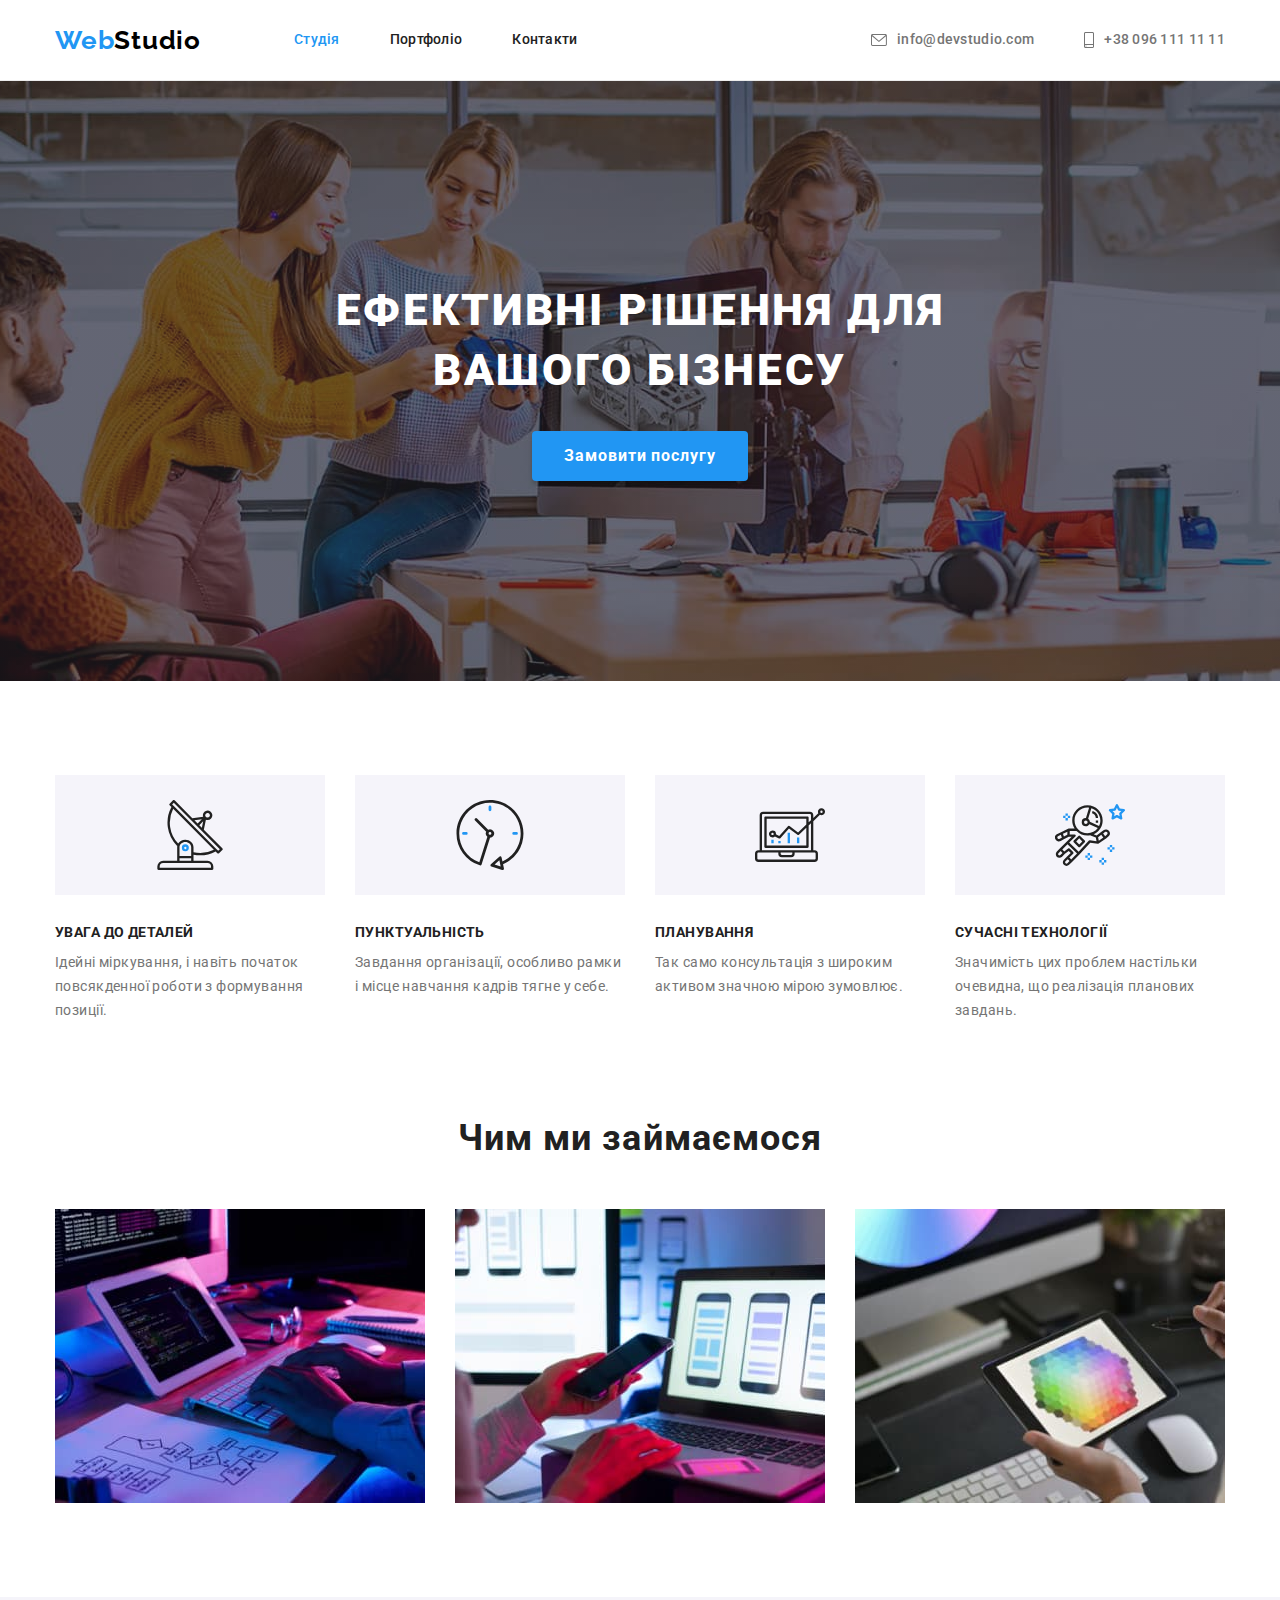
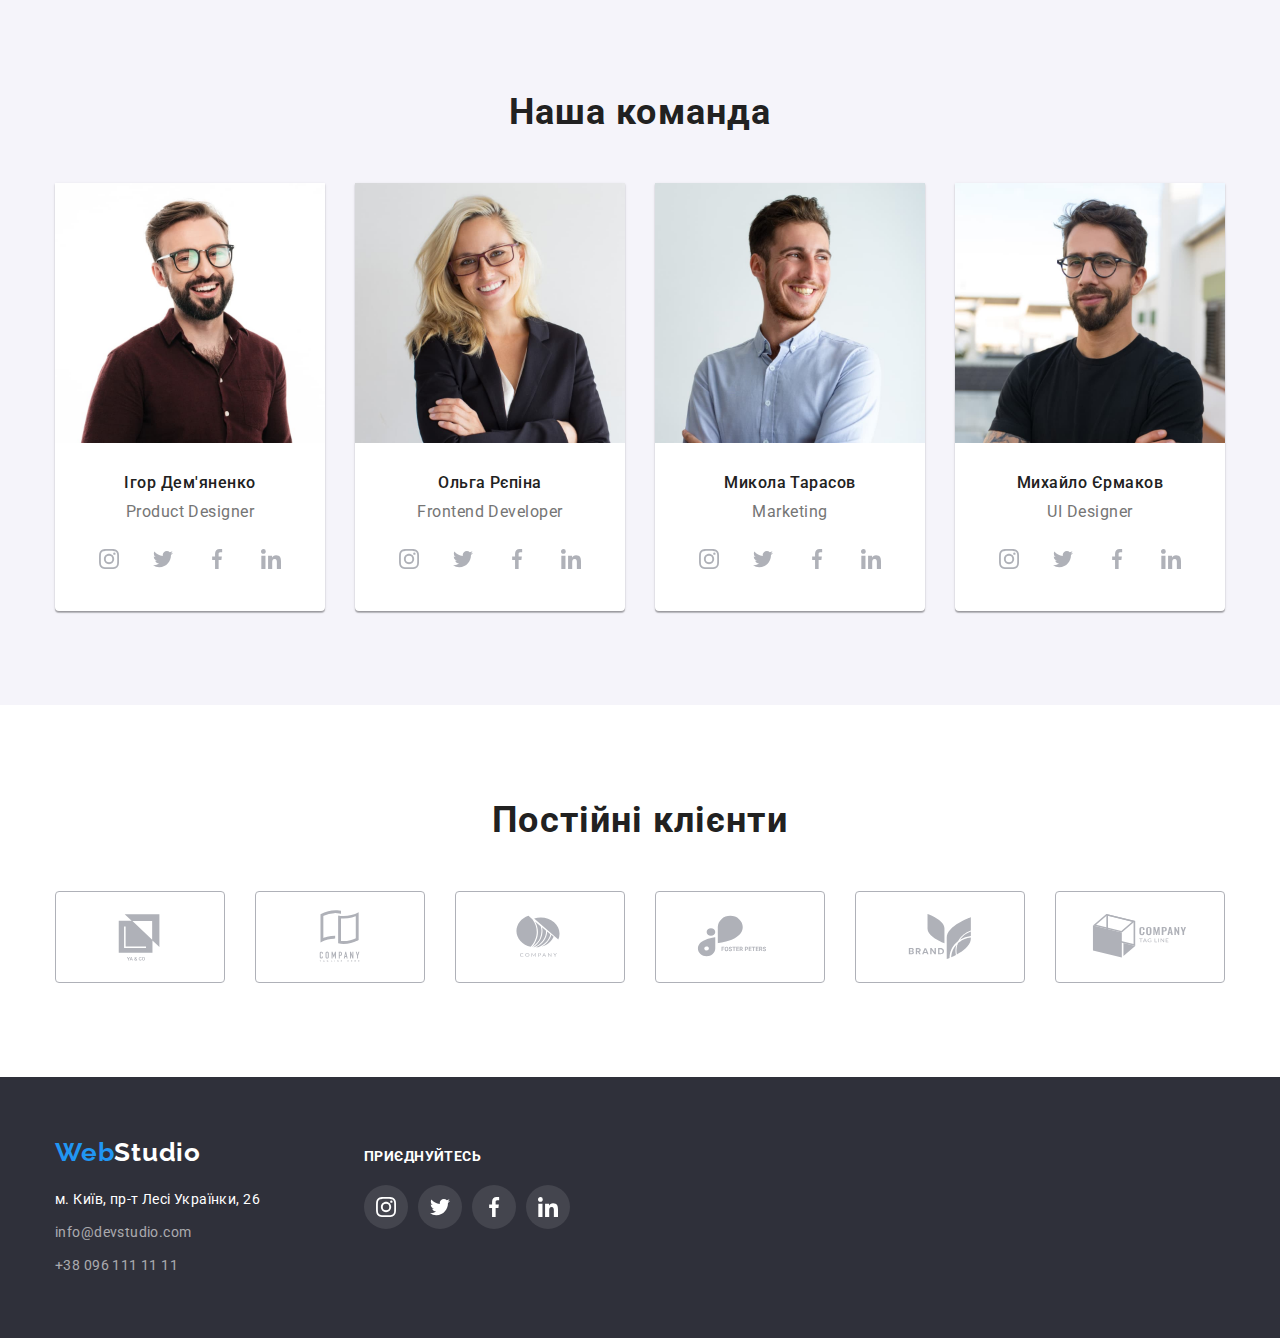
<file: index.html>
<!DOCTYPE html>
<html lang="uk">

<head>
    <meta charset="UTF-8" />
    <meta http-equiv="X-UA-Compatible" content="IE=edge" />
    <meta name="viewport" content="width=device-width, initial-scale=1.0" />
    <title>WebStudio</title>
    <link rel="preconnect" href="https://fonts.googleapis.com">
    <link rel="preconnect" href="https://fonts.gstatic.com" crossorigin>
    <link
        href="https://fonts.googleapis.com/css2?family=Montserrat:wght@400;700&family=Raleway:wght@700&family=Roboto:wght@400;500;700;900&display=swap"
        rel="stylesheet">
    <link rel="stylesheet"
        href="https://cdnjs.cloudflare.com/ajax/libs/modern-normalize/1.1.0/modern-normalize.min.css">
    <link rel="stylesheet" href="./css/styles.css">
</head>

<body>
    <header class="header">
        <div class="container header-container">
            <nav class="site-nav">
                <a class="logo link" href="./index.html">Web<span class="header-logo">Studio</span></a>
                <ul class="nav-list list">
                    <li class="nav-item">
                        <a class="nav-link link current" href="./index.html">Студія</a>
                    </li>
                    <li class="nav-item">
                        <a class="nav-link link" href="./portfolio.html">Портфоліо</a>
                    </li>
                    <li class="nav-item">
                        <a class="nav-link link" href="#">Контакти</a>
                    </li>
                </ul>
            </nav>
            <ul class="contacts-list list">
                <li class="contacts-item">
                    <a class="contacts-link link" href="mailto:info@devstudio.com">
                        <svg class="icon-contact" width="16" height="12">
                            <use href="./img/decorative-img/symbol-defs.svg#icon-envelope">
                            </use>
                        </svg>
                        info@devstudio.com</a>
                </li>
                <li class="contacts-item">
                    <a class="contacts-link link" href="tel:+380961111111"> <svg class="icon-contact" width="10"
                            height="16">
                            <use href="./img/decorative-img/symbol-defs.svg#icon-smartphone"></use>
                        </svg>+38 096 111 11 11</a>
                </li>
            </ul>
        </div>
    </header>
    <main>
        <section class="hero">
            <div class="container">
                <h1 class="hero-title">Ефективні рішення для вашого бізнесу</h1>
                <button class="hero-btn" type="button">Замовити послугу</button>
            </div>
        </section>
        <section class="features section">
            <div class="container">
                <h2 class="visually-hidden">Корпоративна етика</h2>
                <ul class="features-list list">
                    <li class="features-item antenna-icon">
                        <h3 class="features-subtitle">Увага до деталей</h3>
                        <p class="features-text">Ідейні міркування, і навіть початок повсякденної роботи з формування
                            позиції.</p>
                    </li>
                    <li class="features-item clock-icon">
                        <h3 class="features-subtitle">Пунктуальність</h3>
                        <p class="features-text">Завдання організації, особливо рамки і місце навчання кадрів тягне у
                            себе.</p>
                    </li>
                    <li class="features-item diagram-icon">
                        <h3 class="features-subtitle">Планування</h3>
                        <p class="features-text">Так само консультація з широким активом значною мірою зумовлює.</p>
                    </li>
                    <li class="features-item astronaut-icon">
                        <h3 class="features-subtitle">Сучасні технології</h3>
                        <p class="features-text">Значимість цих проблем настільки очевидна, що реалізація планових
                            завдань.</p>
                    </li>
                </ul>
            </div>
        </section>
        <section class="work-examples section">
            <div class="container">
                <h2 class="section-title">Чим ми займаємося</h2>
                <ul class="work-examples-list list">
                    <li class="work-examples-item">
                        <img src="./img/img1.jpg" alt="Приклад роботи 1" width="370" height="294">
                    </li>
                    <li class="work-examples-item">
                        <img src="./img/img2.jpg" alt="Приклад роботи 2" width="370" height="294">
                    </li>
                    <li class="work-examples-item">
                        <img src="./img/img3.jpg" alt="Приклад роботи 3" width="370" height="294">
                    </li>
                </ul>
            </div>
        </section>
        <section class="team section">
            <div class="container">
                <h2 class="section-title">Наша команда</h2>
                <ul class="team-list list">
                    <li class="team-item">
                        <img src="./img/img4.jpg" alt="Ігор Дем'яненко" width="270" height="260">
                        <div>
                            <h3 class="team-subtitle">Ігор Дем'яненко</h3>
                            <p class="team-text" lang="en">Product Designer</p>
                            <ul class="team-soc-list list">
                                <li class="team-soc-item">
                                    <a class="team-soc-link" href="">
                                        <svg class="team-soc-icon" width="20" height="20">
                                            <use href="./img/decorative-img/symbol-defs.svg#icon-instagram"></use>
                                        </svg>
                                    </a>
                                </li>
                                <li class="team-soc-item">
                                    <a class="team-soc-link" href="">
                                        <svg class="team-soc-icon" width="20" height="20">
                                            <use href="./img/decorative-img/symbol-defs.svg#icon-twitter"></use>
                                        </svg>
                                    </a>
                                </li>
                                <li class="team-soc-item">
                                    <a class="team-soc-link" href="">
                                        <svg class="team-soc-icon" width="20" height="20">
                                            <use href="./img/decorative-img/symbol-defs.svg#icon-facebook"></use>
                                        </svg>
                                    </a>
                                </li>
                                <li class="team-soc-item">
                                    <a class="team-soc-link" href="">
                                        <svg class="team-soc-icon" width="20" height="20">
                                            <use href="./img/decorative-img/symbol-defs.svg#icon-linkedin"></use>
                                        </svg>
                                    </a>
                                </li>
                            </ul>
                        </div>
                    </li>
                    <li class="team-item">
                        <img src="./img/img5.jpg" alt="Ольга Рєпіна" width="270" height="260">
                        <div>
                            <h3 class="team-subtitle">Ольга Рєпіна</h3>
                            <p class="team-text" lang="en">Frontend Developer</p>
                            <ul class="team-soc-list list">
                                <li class="team-soc-item">
                                    <a class="team-soc-link" href="">
                                        <svg class="team-soc-icon" width="20" height="20">
                                            <use href="./img/decorative-img/symbol-defs.svg#icon-instagram"></use>
                                        </svg>
                                    </a>
                                </li>
                                <li class="team-soc-item">
                                    <a class="team-soc-link" href="">
                                        <svg class="team-soc-icon" width="20" height="20">
                                            <use href="./img/decorative-img/symbol-defs.svg#icon-twitter"></use>
                                        </svg>
                                    </a>
                                </li>
                                <li class="team-soc-item">
                                    <a class="team-soc-link" href="">
                                        <svg class="team-soc-icon" width="20" height="20">
                                            <use href="./img/decorative-img/symbol-defs.svg#icon-facebook"></use>
                                        </svg>
                                    </a>
                                </li>
                                <li class="team-soc-item">
                                    <a class="team-soc-link" href="">
                                        <svg class="team-soc-icon" width="20" height="20">
                                            <use href="./img/decorative-img/symbol-defs.svg#icon-linkedin"></use>
                                        </svg>
                                    </a>
                                </li>
                            </ul>
                        </div>
                    </li>
                    <li class="team-item">
                        <img src="./img/img6.jpg" alt="Микола Тарасов" width="270" height="260">
                        <div>
                            <h3 class="team-subtitle">Микола Тарасов</h3>
                            <p class="team-text" lang="en">Marketing</p>
                            <ul class="team-soc-list list">
                                <li class="team-soc-item">
                                    <a class="team-soc-link" href="">
                                        <svg class="team-soc-icon" width="20" height="20">
                                            <use href="./img/decorative-img/symbol-defs.svg#icon-instagram"></use>
                                        </svg>
                                    </a>
                                </li>
                                <li class="team-soc-item">
                                    <a class="team-soc-link" href="">
                                        <svg class="team-soc-icon" width="20" height="20">
                                            <use href="./img/decorative-img/symbol-defs.svg#icon-twitter"></use>
                                        </svg>
                                    </a>
                                </li>
                                <li class="team-soc-item">
                                    <a class="team-soc-link" href="">
                                        <svg class="team-soc-icon" width="20" height="20">
                                            <use href="./img/decorative-img/symbol-defs.svg#icon-facebook"></use>
                                        </svg>
                                    </a>
                                </li>
                                <li class="team-soc-item">
                                    <a class="team-soc-link" href="">
                                        <svg class="team-soc-icon" width="20" height="20">
                                            <use href="./img/decorative-img/symbol-defs.svg#icon-linkedin"></use>
                                        </svg>
                                    </a>
                                </li>
                            </ul>
                        </div>
                    </li>
                    <li class="team-item">
                        <img src="./img/img7.jpg" alt="Михайло Єрмаков" width="270" height="260">
                        <div>
                            <h3 class="team-subtitle">Михайло Єрмаков</h3>
                            <p class="team-text" lang="en">UI Designer</p>
                            <ul class="team-soc-list list">
                                <li class="team-soc-item">
                                    <a class="team-soc-link" href="">
                                        <svg class="team-soc-icon" width="20" height="20">
                                            <use href="./img/decorative-img/symbol-defs.svg#icon-instagram"></use>
                                        </svg>
                                    </a>
                                </li>
                                <li class="team-soc-item">
                                    <a class="team-soc-link" href="">
                                        <svg class="team-soc-icon" width="20" height="20">
                                            <use href="./img/decorative-img/symbol-defs.svg#icon-twitter"></use>
                                        </svg>
                                    </a>
                                </li>
                                <li class="team-soc-item">
                                    <a class="team-soc-link" href="">
                                        <svg class="team-soc-icon" width="20" height="20">
                                            <use href="./img/decorative-img/symbol-defs.svg#icon-facebook"></use>
                                        </svg>
                                    </a>
                                </li>
                                <li class="team-soc-item">
                                    <a class="team-soc-link" href="">
                                        <svg class="team-soc-icon" width="20" height="20">
                                            <use href="./img/decorative-img/symbol-defs.svg#icon-linkedin"></use>
                                        </svg>
                                    </a>
                                </li>
                            </ul>
                        </div>
                    </li>
                </ul>
            </div>
        </section>
        <section class="clients-section section">
            <div class="container">
                <h2 class="section-title">Постійні клієнти</h2>
                <ul class="section-clients-list list">
                    <li class="section-clients-item">
                        <a class="section-clients-link link" href="">
                            <svg class="section-clients-icon" width="106" height="60">
                                <use href="./img/decorative-img/symbol-defs.svg#icon-Logo"></use>
                            </svg>
                        </a>
                    </li>
                    <li class="section-clients-item">
                        <a class="section-clients-link link" href="">
                            <svg class="section-clients-icon" width="106" height="60">
                                <use href="./img/decorative-img/symbol-defs.svg#icon-Logo2"></use>
                            </svg>
                        </a>
                    </li>
                    <li class="section-clients-item">
                        <a class="section-clients-link link" href="">
                            <svg class="section-clients-icon" width="106" height="60">
                                <use href="./img/decorative-img/symbol-defs.svg#icon-Logo3"></use>
                            </svg>
                        </a>
                    </li>
                    <li class="section-clients-item">
                        <a class="section-clients-link link" href="">
                            <svg class="section-clients-icon" width="106" height="60">
                                <use href="./img/decorative-img/symbol-defs.svg#icon-Logo4"></use>
                            </svg>
                        </a>
                    </li>
                    <li class="section-clients-item">
                        <a class="section-clients-link link" href="">
                            <svg class="section-clients-icon" width="106" height="60">
                                <use href="./img/decorative-img/symbol-defs.svg#icon-Logo5"></use>
                            </svg>
                        </a>
                    </li>
                    <li class="section-clients-item">
                        <a class="section-clients-link link" href="">
                            <svg class="section-clients-icon" width="106" height="60">
                                <use href="./img/decorative-img/symbol-defs.svg#icon-Logo6"></use>
                            </svg>
                        </a>
                    </li>
                </ul>
            </div>
        </section>
    </main>
    <footer class="footer">
        <div class="container footer-flex">
            <div>
                <a class="logo link" href="./index.html">Web<span class="footer-logo">Studio</span></a>
                <address class="address">
                    <ul class="address-list list">
                        <li class="address-map-item">
                            <a class="address-map-link link" href="https://goo.gl/maps/41iyEKgyJbvH5uu58"
                                target="_blank" title="Google maps" rel="noopener nofollow noreferrer">м. Київ, пр-т
                                Лесі
                                Українки, 26</a>
                        </li>
                        <li class="address-item">
                            <a class="address-link link" href="mailto:info@devstudio.com">info@devstudio.com</a>
                        </li>
                        <li class="address-item">
                            <a class="address-link link" href="tel:+380961111111">+38 096 111 11 11</a>
                        </li>
                    </ul>
                </address>
            </div>
            <div>
                <p class="footer-text">приєднуйтесь</p>
                <ul class="footer-list list">
                    <li class="footer-item">
                        <a class="footer-link link" href="">
                            <svg class="footer-icon" width="20" height="20">
                                <use href="./img/decorative-img/symbol-defs.svg#icon-instagram"></use>
                            </svg>
                        </a>
                    </li>
                    <li class="footer-item">
                        <a class="footer-link link" href="">
                            <svg class="footer-icon" width="20" height="20">
                                <use href="./img/decorative-img/symbol-defs.svg#icon-twitter"></use>
                            </svg>
                        </a>
                    </li>
                    <li class="footer-item">
                        <a class="footer-link link" href="">
                            <svg class="footer-icon" width="20" height="20">
                                <use href="./img/decorative-img/symbol-defs.svg#icon-facebook"></use>
                            </svg>
                        </a>
                    </li>
                    <li class="footer-item">
                        <a class="footer-link link" href="">
                            <svg class="footer-icon" width="20" height="20">
                                <use href="./img/decorative-img/symbol-defs.svg#icon-linkedin"></use>
                            </svg>
                        </a>
                    </li>
                </ul>
            </div>
        </div>
    </footer>
</body>

</html>
</file>
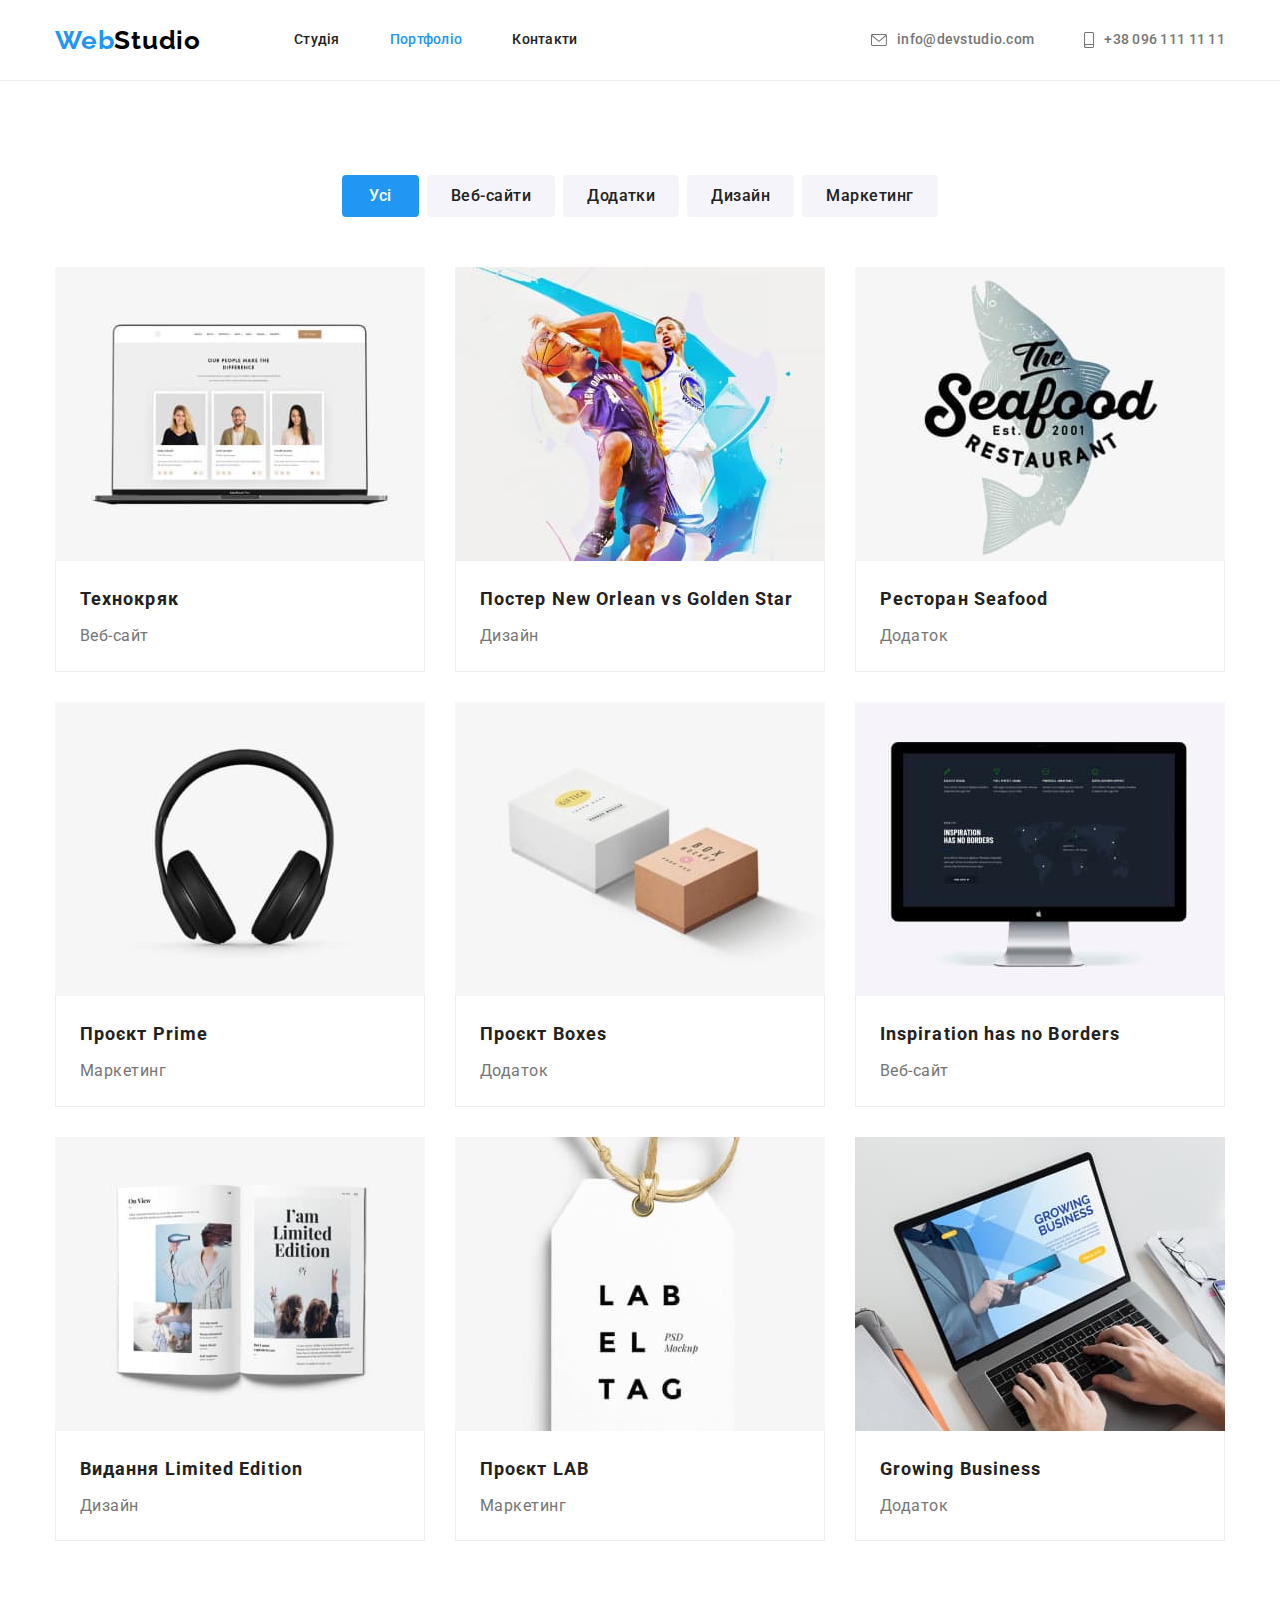
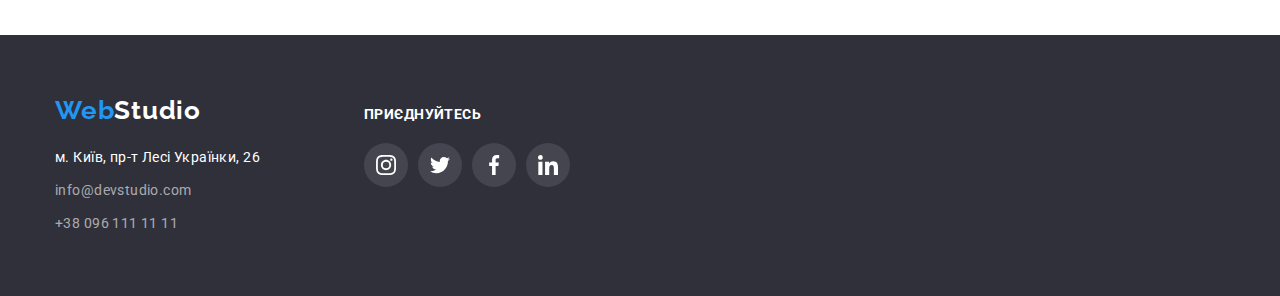
<file: portfolio.html>
<!DOCTYPE html>
<html lang="uk">

<head>
    <meta charset="UTF-8" />
    <meta http-equiv="X-UA-Compatible" content="IE=edge" />
    <meta name="viewport" content="width=device-width, initial-scale=1.0" />
    <title>Portfolio</title>
    <link rel="preconnect" href="https://fonts.googleapis.com">
    <link rel="preconnect" href="https://fonts.gstatic.com" crossorigin>
    <link
        href="https://fonts.googleapis.com/css2?family=Montserrat:wght@400;700&family=Raleway:wght@700&family=Roboto:wght@400;500;700;900&display=swap"
        rel="stylesheet">
    <link rel="stylesheet"
        href="https://cdnjs.cloudflare.com/ajax/libs/modern-normalize/1.1.0/modern-normalize.min.css">
    <link rel="stylesheet" href="./css/styles.css">
</head>

<body>
    <header class="header">
        <div class="container header-container">
            <nav class="site-nav">
                <a class="logo link" href="./index.html">Web<span class="header-logo">Studio</span></a>
                <ul class="nav-list list">
                    <li class="nav-item">
                        <a class="nav-link link" href="./index.html">Студія</a>
                    </li>
                    <li class="nav-item">
                        <a class="nav-link link current" href="./portfolio.html">Портфоліо</a>
                    </li>
                    <li class="nav-item">
                        <a class="nav-link link" href="#">Контакти</a>
                    </li>
                </ul>
            </nav>
            <ul class="contacts-list list">
                <li class="contacts-item">
                    <a class="contacts-link link" href="mailto:info@devstudio.com">
                        <svg class="icon-contact" width="16" height="12">
                            <use href="./img/decorative-img/symbol-defs.svg#icon-envelope"></use>
                        </svg>info@devstudio.com</a>
                </li>
                <li class="contacts-item">
                    <a class="contacts-link link" href="tel:+380961111111"> <svg class="icon-contact" width="10"
                            height="16">
                            <use href="./img/decorative-img/symbol-defs.svg#icon-smartphone"></use>
                        </svg>+38 096 111 11 11</a>
                </li>
            </ul>
        </div>
    </header>
    <main>
        <section class="portfolio section">
            <div class="container">
                <h1 class="visually-hidden">Портфоліо</h1>
                <ul class="filters-list list current">
                    <li class="filters-item">
                        <button class="filters-btn current" type="button">Усі</button>
                    </li>
                    <li class="filters-item">
                        <button class="filters-btn" type="button">Веб-сайти</button>
                    </li>
                    <li class="filters-item">
                        <button class="filters-btn" type="button">Додатки</button>
                    </li>
                    <li class="filters-item">
                        <button class="filters-btn" type="button">Дизайн</button>
                    </li>
                    <li class="filters-item">
                        <button class="filters-btn" type="button">Маркетинг</button>
                    </li>
                </ul>
                <ul class="projects-list list">
                    <li class="projects-item">
                        <a class="projects-link link" href="#">
                            <img src="./img/laptop.jpg" alt="Ноутбук" width="370">
                            <div>
                                <h2 class="projects-title">Технокряк</h2>
                                <p class="projects-text">Веб-сайт</p>
                            </div>
                        </a>
                    </li>
                    <li class="projects-item">
                        <a class="projects-link link" href="#">
                            <img src="./img/poster.jpg" alt="Два баскетболісти" width="370">
                            <div>
                                <h2 class="projects-title">Постер New Orlean vs Golden Star</h2>
                                <p class="projects-text">Дизайн</p>
                            </div>
                        </a>
                    </li>
                    <li class="projects-item">
                        <a class="projects-link link" href="#">
                            <img src="./img/signboard.jpg" alt="Рeсторанна вивіска" width="370">
                            <div>
                                <h2 class="projects-title">Ресторан Seafood</h2>
                                <p class="projects-text">Додаток</p>
                            </div>
                        </a>
                    </li>
                    <li class="projects-item">
                        <a class="projects-link link" href="#">
                            <img src="./img/earphones.jpg" alt="Навушники" width="370">
                            <div>
                                <h2 class="projects-title">Проєкт Prime</h2>
                                <p class="projects-text">Маркетинг</p>
                            </div>
                        </a>
                    </li>
                    <li class="projects-item">
                        <a class="projects-link link" href="#">
                            <img src="./img/boxes.jpg" alt="Коробки" width="370">
                            <div>
                                <h2 class="projects-title">Проєкт Boxes</h2>
                                <p class="projects-text">Додаток</p>
                            </div>
                        </a>
                    </li>
                    <li class="projects-item">
                        <a class="projects-link link" href="#">
                            <img src="./img/screen.jpg" alt="Монітор" width="370">
                            <div>
                                <h2 class="projects-title">Inspiration has no Borders</h2>
                                <p class="projects-text">Веб-сайт</p>
                            </div>
                        </a>
                    </li>
                    <li class="projects-item">
                        <a class="projects-link link" href="#">
                            <img src="./img/magazine.jpg" alt="Відкритий журнал" width="370">
                            <div>
                                <h2 class="projects-title">Видання Limited Edition</h2>
                                <p class="projects-text">Дизайн</p>
                            </div>
                        </a>
                    </li>
                    <li class="projects-item">
                        <a class="projects-link link" href="#">
                            <img src="./img/label.jpg" alt="Бірка" width="370">
                            <div>
                                <h2 class="projects-title">Проєкт LAB</h2>
                                <p class="projects-text">Маркетинг</p>
                            </div>
                        </a>
                    </li>
                    <li class="projects-item">
                        <a class="projects-link link" href="#">
                            <img src="./img/laptop2.jpg" alt="Робота за ноутбуком" width="370">
                            <div>
                                <h2 class="projects-title">Growing Business</h2>
                                <p class="projects-text">Додаток</p>
                            </div>
                        </a>
                    </li>
                </ul>
            </div>
        </section>
    </main>
    <footer class="footer">
        <div class="container footer-flex">
            <div>
                <a class="logo link" href="./index.html">Web<span class="footer-logo">Studio</span></a>
                <address class="address">
                    <ul class="address-list list">
                        <li class="address-map-item">
                            <a class="address-map-link link" href="https://goo.gl/maps/41iyEKgyJbvH5uu58"
                                target="_blank" title="Google maps" rel="noopener nofollow noreferrer">м. Київ, пр-т
                                Лесі
                                Українки, 26</a>
                        </li>
                        <li class="address-item">
                            <a class="address-link link" href="mailto:info@devstudio.com">info@devstudio.com</a>
                        </li>
                        <li class="address-item">
                            <a class="address-link link" href="tel:+380961111111">+38 096 111 11 11</a>
                        </li>
                    </ul>
                </address>
            </div>
            <div>
                <p class="footer-text">приєднуйтесь</p>
                <ul class="footer-list list">
                    <li class="footer-item">
                        <a class="footer-link link" href="">
                            <svg class="footer-icon" width="20" height="20">
                                <use href="./img/decorative-img/symbol-defs.svg#icon-instagram"></use>
                            </svg>
                        </a>
                    </li>
                    <li class="footer-item">
                        <a class="footer-link link" href="">
                            <svg class="footer-icon" width="20" height="20">
                                <use href="./img/decorative-img/symbol-defs.svg#icon-twitter"></use>
                            </svg>
                        </a>
                    </li>
                    <li class="footer-item">
                        <a class="footer-link link" href="">
                            <svg class="footer-icon" width="20" height="20">
                                <use href="./img/decorative-img/symbol-defs.svg#icon-facebook"></use>
                            </svg>
                        </a>
                    </li>
                    <li class="footer-item">
                        <a class="footer-link link" href="">
                            <svg class="footer-icon" width="20" height="20">
                                <use href="./img/decorative-img/symbol-defs.svg#icon-linkedin"></use>
                            </svg>
                        </a>
                    </li>
                </ul>
            </div>
        </div>
    </footer>
</body>

</html>
</file>
<file: css/styles.css>
:root {
	--accent-color: #2196f3;
	--primary-text-color: #757575;
	--secondary-text-color: #212121;
	--black-logo-color: #000000;
	--footer-contact-color: rgba(255, 255, 255, 0.6);
	--primary-light-color: #ffffff;
	--secondary-light-color: #f5f4fa;
	--bcg-hero-footer-color: #2f303a;
	--border-header-color: #ececec;
	--border-portfolio-color: #eeeeee;
	--hero-btm-active-color: #188ce8;
	--icon-color: #afb1b8;

	--primary-font: "Roboto", sans-serif;
	--secondary-font: "Raleway", sans-serif;
}

body {
	font-family: var(--primary-font);
	font-size: 14px;
	background-color: var(--primary-light-color);
	color: var(--primary-text-color);
}

.visually-hidden {
	position: absolute;
	white-space: nowrap;
	width: 1px;
	height: 1px;
	overflow: hidden;
	border: 0;
	padding: 0;
	clip: rect(0 0 0 0);
	clip-path: inset(50%);
	margin: -1px;
}

button {
	cursor: pointer;
}

p,
h1,
h2,
h3,
h4,
h5,
h6 {
	margin: 0;
}

img {
	display: block;
	max-width: 100%;
	height: auto;
}

.container {
	width: 1200px;
	padding-left: 15px;
	padding-right: 15px;
	margin: 0 auto;
}

.list {
	list-style: none;
	padding-left: 0;
	margin: 0;
}

.link {
	text-decoration: none;
}

.hero,
.footer {
	background-color: var(--bcg-hero-footer-color);
}

.section-title {
	font-weight: 700;
	font-size: 36px;
	line-height: 1.17;
	text-align: center;
	letter-spacing: 0.03em;
	color: var(--secondary-text-color);

	margin-bottom: 50px;
}

.section {
	padding-top: 94px;
	padding-bottom: 94px;
}

/*-------------------------------------header---------------------------------------------*/

.header {
	border-bottom: 1px solid var(--border-header-color);
}

.header-container {
	display: flex;
	align-items: center;
}

.logo {
	font-family: var(--secondary-font);
	font-weight: 700;
	font-size: 26px;
	line-height: 1.19;
	letter-spacing: 0.03em;
	color: var(--accent-color);

	margin-right: 93px;
}

.header-logo {
	color: var(--black-logo-color);
}
.site-nav {
	display: flex;
	align-items: center;
}

.nav-list {
	display: flex;
	gap: 50px;
}

/* alternative way: .contacts-item:not(:last-child) {
	margin-right: 50px;
} */

.nav-link {
	font-weight: 500;
	line-height: 1.14;
	letter-spacing: 0.02em;
	color: var(--secondary-text-color);

	display: block;
	padding: 32px 0;
}

.nav-link:hover,
.nav-link:focus,
.contacts-link:hover,
.contacts-link:focus,
.address-map-link:hover,
.address-map-link:focus,
.address-link:hover,
.address-link:focus {
	color: var(--accent-color);
}

.contacts-link:hover .icon-contact,
.contacts-link:focus .icon-contact {
	fill: var(--accent-color);
}

.contacts-list {
	display: flex;
	margin-left: auto;
	gap: 50px;
}

.current {
	color: var(--accent-color);
}

.contacts-link {
	font-weight: 500;
	line-height: 1.14;
	letter-spacing: 0.02em;
	color: var(--primary-text-color);
	padding: 32px 0;
	display: flex;
	align-items: center;
	gap: 10px;
}

.icon-contact {
	fill: var(--primary-text-color);
	color: var(--primary-text-color);
}

/* ------------------------------------hero----------------------------------------------- */
.hero {
	text-align: center;
	padding-top: 200px;
	padding-bottom: 200px;
	margin: 0 auto;
	max-width: 1600px;
	height: 600px;
	background-image: linear-gradient(
			rgba(47, 48, 58, 0.4),
			rgba(47, 48, 58, 0.4)),
		url(../img/decorative-img/hero-img.jpg);
	background-repeat: no-repeat;
	background-position: center;
	background-size: cover;
}

.hero-title {
	font-weight: 900;
	font-size: 44px;
	line-height: 1.36;
	text-align: center;
	letter-spacing: 0.06em;
	text-transform: uppercase;
	color: var(--primary-light-color);

	max-width: 696px;
	margin: 0px auto 30px;
}

.hero-btn {
	background: var(--accent-color);
	box-shadow: 0px 4px 4px rgba(0, 0, 0, 0.15);
	border-radius: 4px;
	font-weight: 700;
	font-size: 16px;
	line-height: 1.88;
	letter-spacing: 0.06em;
	color: var(--primary-light-color);
	border: none;

	padding: 10px 32px;
}

.hero-btn:hover,
.hero-btn:focus {
	background-color: var(--hero-btm-active-color);
}

/* --------------------------------- features--------------------------------------------- */

.features-list {
	display: flex;
	gap: 30px;
}

.features-item {
	flex-basis: calc((100% - 90px) / 4);
}

.features-item::before {
	display: block;
	height: 120px;
	margin-bottom: 30px;
	content: "";
	background: #f5f4fa;
	background-repeat: no-repeat;
	background-position: center;
}

.antenna-icon::before {
	background-image: url(../img/decorative-img/antenna.svg);
}

.clock-icon::before {
	background-image: url(../img/decorative-img/clock.svg);
}

.diagram-icon::before {
	background-image: url(../img/decorative-img/diagram.svg);
}

.astronaut-icon::before {
	background-image: url(../img/decorative-img/astronaut.svg);
}

.features-subtitle {
	font-weight: 700;
	font-size: 14px;
	line-height: 1.14;
	letter-spacing: 0.03em;
	text-transform: uppercase;
	color: var(--secondary-text-color);

	margin-bottom: 10px;
}

.features-text {
	line-height: 1.71;
	letter-spacing: 0.03em;
}

/* --------------------------------work-examples------------------------------------------ */
.work-examples {
	padding-top: 0;
}

.work-examples-list {
	display: flex;
	gap: 30px;
}

.work-examples-item {
	flex-basis: calc((100% - 60px) / 3);
}

/* ------------------------------------team----------------------------------------------- */
.team {
	background: var(--secondary-light-color);
}

.team-list {
	display: flex;
	gap: 30px;
}

.team-item {
	background: var(--primary-light-color);
	box-shadow: 0px 1px 3px rgba(0, 0, 0, 0.12), 0px 1px 1px rgba(0, 0, 0, 0.14),
		0px 2px 1px rgba(0, 0, 0, 0.2);
	border-radius: 0px 0px 4px 4px;
	flex-basis: calc((100% - 90px) / 4);
}

.team-item > div {
	padding-top: 30px;
	padding-bottom: 30px;
}

.team-subtitle {
	font-weight: 500;
	font-size: 16px;
	line-height: 1.19;
	text-align: center;
	letter-spacing: 0.03em;
	color: var(--secondary-text-color);

	margin-bottom: 10px;
}

.team-text {
	font-size: 16px;
	line-height: 1.19;
	text-align: center;
	letter-spacing: 0.03em;
	margin-bottom: 16px;
}

.team-soc-list {
	display: flex;
	justify-content: center;
	gap: 10px;
}

.team-soc-item {
	width: 44px;
	height: 44px;
}

.team-soc-link {
	display: flex;
	justify-content: center;
	align-items: center;
	width: 100%;
	height: 100%;
	border-radius: 50%;
	background-color: var(--primary-light-color);
	fill: var(--icon-color);
}
.team-soc-link:hover,
.team-soc-link:focus {
	background-color: var(--accent-color);
	fill: var(--primary-light-color);
}

/* -------------------------------clients-section----------------------------------------- */
.section-clients-list {
	display: flex;
	justify-content: center;
	align-items: center;
	gap: 30px;
}

.section-clients-item {
	width: 170px;
	height: 92px;
}

.section-clients-link {
	display: flex;
	justify-content: center;
	align-items: center;
	border: 1px solid #afb1b8;
	border-radius: 4px;
	width: 100%;
	height: 100%;
	fill: var(--icon-color);
}

.section-clients-link:hover,
.section-clients-link:focus {
	fill: var(--accent-color);
	border: 1px solid var(--accent-color);
}

/* -----------------------------------footer---------------------------------------------- */

.footer {
	padding-top: 60px;
	padding-bottom: 60px;
}
.footer-logo {
	color: var(--primary-light-color);
}

.address {
	margin-top: 20px;
}

.address-map-item {
	margin-bottom: 9px;
}

.address-map-link {
	font-style: normal;
	line-height: 1.71;
	letter-spacing: 0.03em;
	color: var(--primary-light-color);
}

.address-item:not(:last-child) {
	margin-bottom: 9px;
}

.address-link {
	font-style: normal;
	line-height: 1.71;
	letter-spacing: 0.03em;
	color: var(--footer-contact-color);
}

.footer-flex {
	display: flex;
	align-items: baseline;
	gap: 70px;
}

.footer-list {
	display: flex;
	gap: 10px;
}

.footer-item {
	width: 44px;
	height: 44px;
}

.footer-link {
	display: flex;
	justify-content: center;
	align-items: center;
	width: 100%;
	height: 100%;
	border-radius: 50%;
	background: rgba(255, 255, 255, 0.1);
}

.footer-link:hover,
.footer-link:focus {
	background-color: #2196f3;
}

.footer-icon {
	fill: #ffffff;
}

.footer-text {
	font-family: "Roboto";
	font-style: normal;
	font-weight: 700;
	font-size: 14px;
	line-height: 1.14;
	letter-spacing: 0.03em;
	text-transform: uppercase;
	margin-bottom: 20px;

	color: #ffffff;
}
/* ----------------------------------portfolio-------------------------------------------- */

.filters-list {
	display: flex;
	justify-content: center;
	margin-bottom: 50px;
	gap: 8px;
}

.filters-btn {
	background: var(--secondary-light-color);
	border-radius: 4px;
	font-weight: 500;
	font-size: 16px;
	line-height: 1.63;
	text-align: center;
	letter-spacing: 0.03em;
	color: var(--secondary-text-color);
	border-color: transparent;

	padding: 6px 22px;
}

.filters-btn.current {
	padding-left: 25px;
	padding-right: 25px;
	background-color: var(--accent-color);
	color: var(--primary-light-color);
}

.filters-btn:hover,
.filters-btn:focus {
	background: var(--accent-color);
	box-shadow: 0px 3px 1px rgba(0, 0, 0, 0.1), 0px 1px 2px rgba(0, 0, 0, 0.08),
		0px 2px 2px rgba(0, 0, 0, 0.12);
	border-radius: 4px;
	color: var(--primary-light-color);
}

.projects-list {
	display: flex;
	flex-wrap: wrap;
	gap: 30px;
}

.projects-item {
	flex-basis: calc((100% - 60px) / 3);
}

/* .projects-item:hover,
.projects-item:focus-within {
	box-shadow: 0px 1px 1px rgba(0, 0, 0, 0.12), 0px 4px 4px rgba(0, 0, 0, 0.06), 1px 4px 6px rgba(0, 0, 0, 0.16);
} */

.projects-link:hover,
.projects-link:focus {
	box-shadow: 0px 1px 1px rgba(0, 0, 0, 0.12), 0px 4px 4px rgba(0, 0, 0, 0.06),
		1px 4px 6px rgba(0, 0, 0, 0.16);
}

.projects-link > div {
	padding: 20px 24px;
	border: 1px solid var(--border-portfolio-color);
	border-top: none;
}

.projects-link {
	display: block;
}

.projects-title {
	font-weight: 700;
	font-size: 18px;
	line-height: 2;
	letter-spacing: 0.06em;
	color: var(--secondary-text-color);

	margin-bottom: 4px;
}

.projects-text {
	font-size: 16px;
	line-height: 1.86;
	letter-spacing: 0.03em;
	color: var(--primary-text-color);
}
</file>
